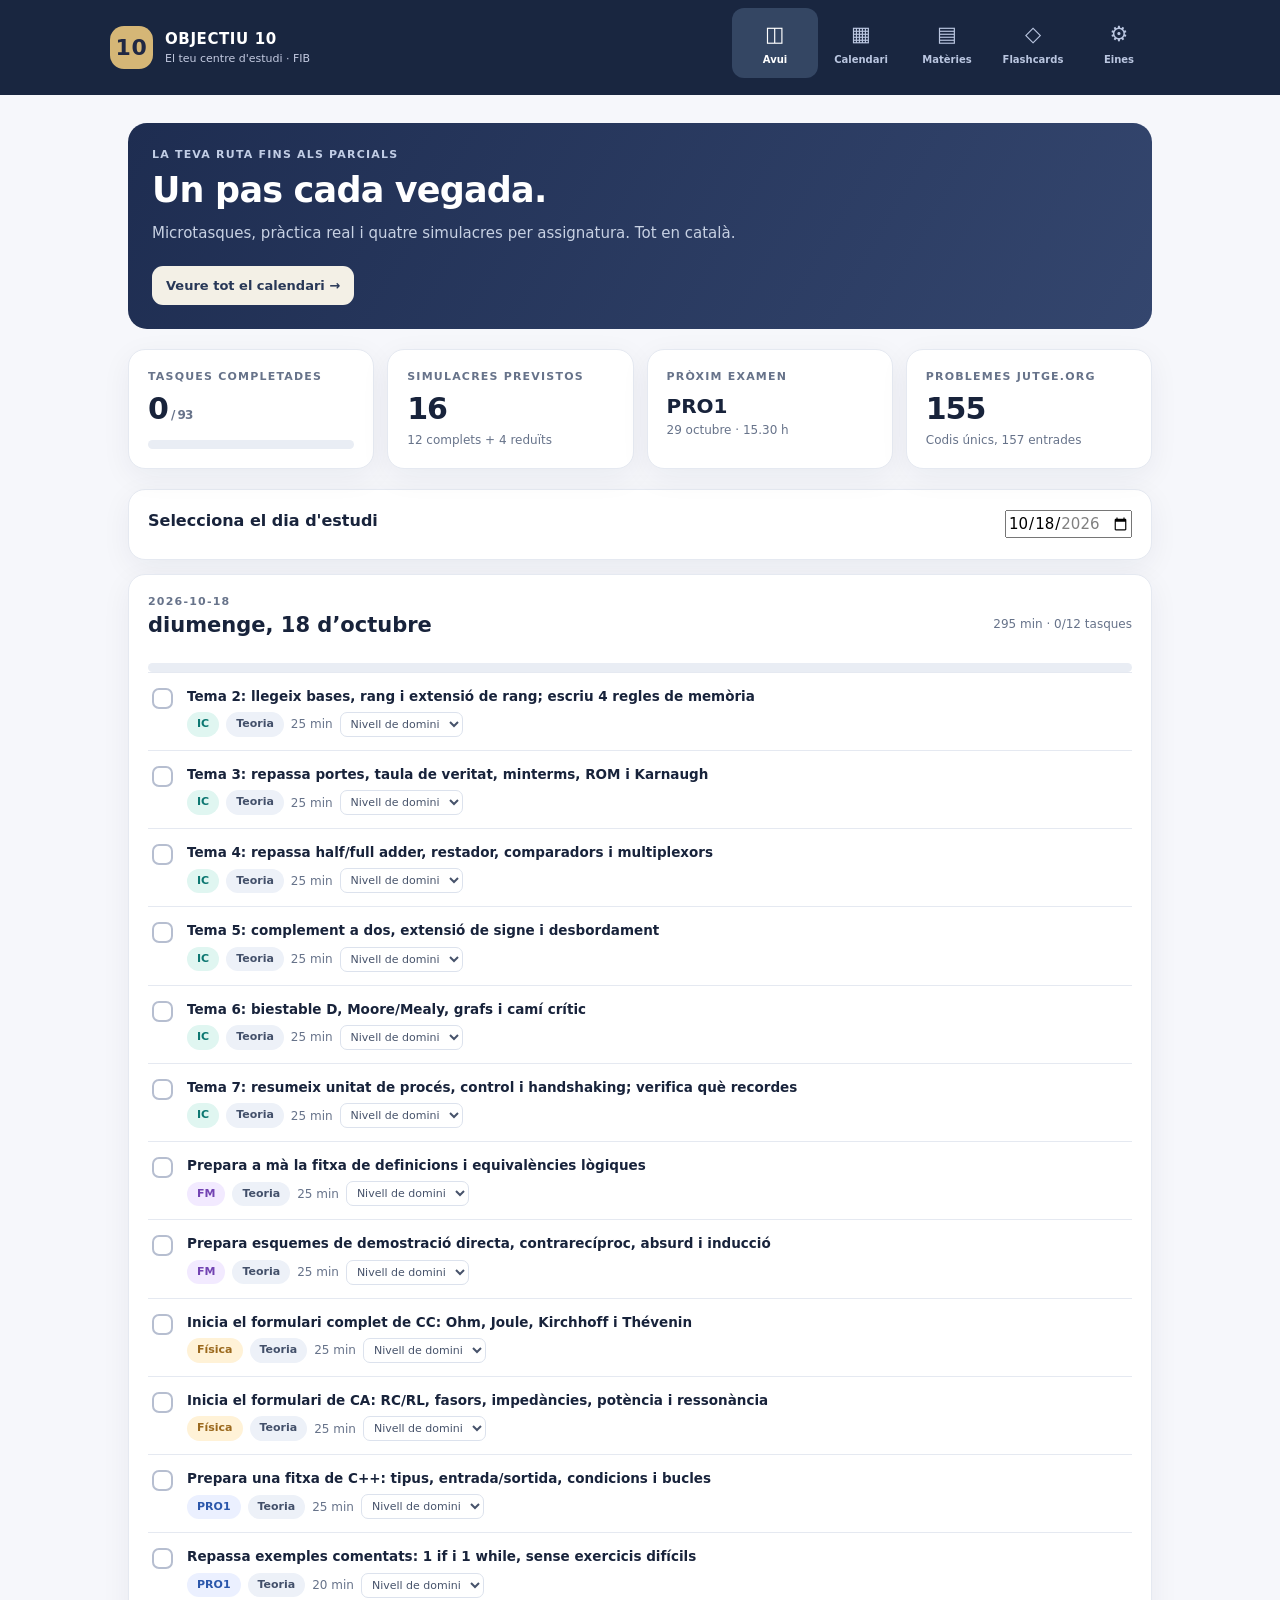
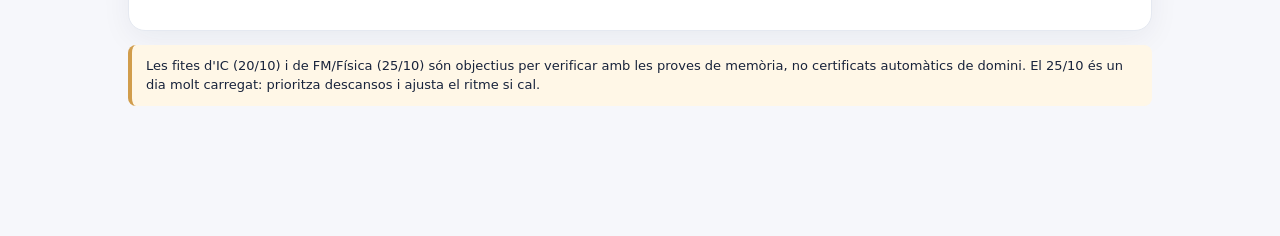
<file: index.html>
<!doctype html><html lang="ca"><head><meta charset="utf-8"><meta name="viewport" content="width=device-width,initial-scale=1,viewport-fit=cover"><meta name="theme-color" content="#121b32"><meta name="apple-mobile-web-app-capable" content="yes"><meta name="apple-mobile-web-app-title" content="Objectiu 10"><title>Objectiu 10 · FIB</title><link rel="manifest" href="manifest.webmanifest"><link rel="icon" href="icon.svg" type="image/svg+xml"><link rel="stylesheet" href="style.css?v=2"></head><body><div id="app"><header class="top"><div class="brand"><div class="logo">10</div><div><b>OBJECTIU 10</b><small>El teu centre d'estudi · FIB</small></div></div><span class="offline" id="offline">● Preparada per estudiar</span></header><main id="main"></main><nav id="nav" aria-label="Navegació"><button data-tab="avui" class="active">◫<span>Avui</span></button><button data-tab="calendari">▦<span>Calendari</span></button><button data-tab="assignatures">▤<span>Matèries</span></button><button data-tab="flashcards">◇<span>Flashcards</span></button><button data-tab="eines">⚙<span>Eines</span></button></nav></div><script src="data.js?v=2"></script><script src="app.js?v=2"></script></body></html>
</file>
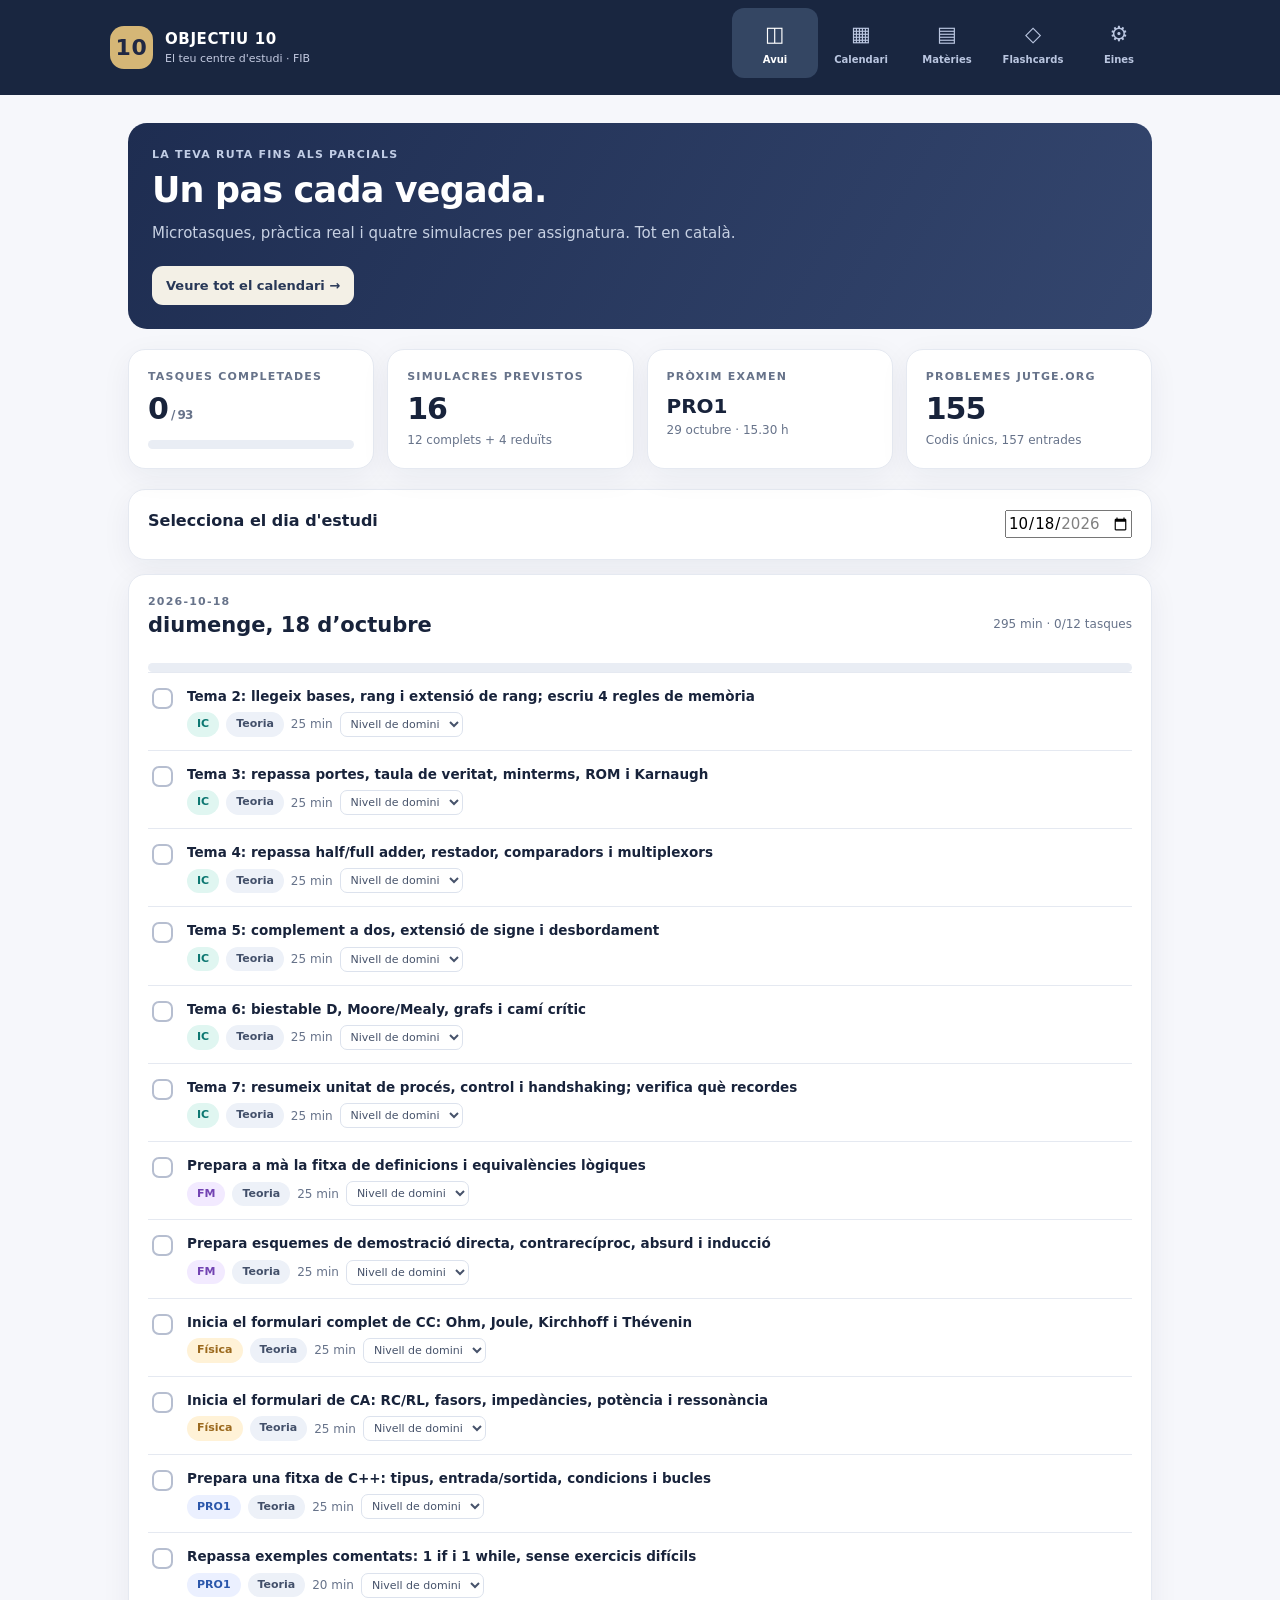
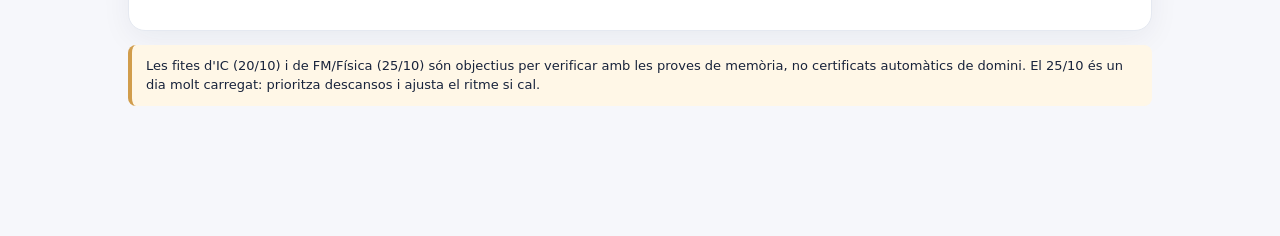
<file: objectiu10/index.html>
<!doctype html><html lang="ca"><head><meta charset="utf-8"><meta name="viewport" content="width=device-width,initial-scale=1,viewport-fit=cover"><meta name="theme-color" content="#121b32"><meta name="apple-mobile-web-app-capable" content="yes"><meta name="apple-mobile-web-app-title" content="Objectiu 10"><title>Objectiu 10 · FIB</title><link rel="manifest" href="manifest.webmanifest"><link rel="icon" href="icon.svg" type="image/svg+xml"><link rel="stylesheet" href="style.css"></head><body><div id="app"><header class="top"><div class="brand"><div class="logo">10</div><div><b>OBJECTIU 10</b><small>El teu centre d'estudi · FIB</small></div></div><span class="offline" id="offline">● Preparada per estudiar</span></header><main id="main"></main><nav id="nav" aria-label="Navegació"><button data-tab="avui" class="active">◫<span>Avui</span></button><button data-tab="calendari">▦<span>Calendari</span></button><button data-tab="assignatures">▤<span>Matèries</span></button><button data-tab="flashcards">◇<span>Flashcards</span></button><button data-tab="eines">⚙<span>Eines</span></button></nav></div><script src="data.js"></script><script src="app.js"></script></body></html>
</file>
<file: style.css>
:root{--bg:#f6f7fb;--ink:#18233b;--muted:#67738a;--card:#fff;--edge:#e5e9f1;--navy:#192640;--blue:#4c68d6;--violet:#875acc;--teal:#148b85;--amber:#be7d24;--shadow:0 8px 30px rgba(22,37,68,.06)}*{box-sizing:border-box}html{scroll-behavior:smooth}body{margin:0;background:var(--bg);color:var(--ink);font:15px/1.5 system-ui,-apple-system,'Segoe UI',sans-serif}button,input,select,textarea{font:inherit}button{cursor:pointer}a{color:#385bc1}a:hover{text-decoration:underline}.top{background:var(--navy);color:#fff;padding:22px max(18px,calc((100vw - 1060px)/2));display:flex;align-items:center;justify-content:space-between;gap:10px}.brand{display:flex;align-items:center;gap:12px;letter-spacing:.6px;font-size:15px}.brand small{display:block;color:#c4cbe1;letter-spacing:0;font-size:11px}.logo{width:43px;height:43px;border-radius:14px;background:#d5b676;color:#202844;display:grid;place-items:center;font-size:22px;font-weight:900}.offline{font-size:11px;color:#a8dfcb}main{max-width:1060px;margin:0 auto;padding:26px 18px 116px}h1{font-size:clamp(26px,4vw,35px);margin:0 0 6px;letter-spacing:-.8px}h2{font-size:21px;margin:0 0 12px}h3{font-size:16px;margin:0 0 7px}p{margin:0 0 12px}.muted,.hint{color:var(--muted)}.hint{font-size:12px}.eyebrow{font-size:11px;letter-spacing:1.2px;font-weight:750;color:var(--muted);text-transform:uppercase}.lead{color:var(--muted);margin-bottom:21px}.cards{display:grid;grid-template-columns:repeat(auto-fit,minmax(185px,1fr));gap:13px;margin:20px 0}.card,.panel{background:var(--card);border:1px solid var(--edge);border-radius:17px;padding:19px;box-shadow:var(--shadow)}.statnum{font-size:30px;font-weight:850;letter-spacing:-1px}.panel{margin:14px 0}.row{display:flex;gap:12px;align-items:center;justify-content:space-between}.wrap{flex-wrap:wrap}.pill{display:inline-block;border-radius:999px;padding:4px 10px;font-size:11px;font-weight:750;background:#edf1f8;color:#43506a}.pill.PRO1{color:#2b57ab;background:#ebf0ff}.pill.IC{color:#0c7771;background:#e0f6f1}.pill.FM{color:#7243b2;background:#f2eaff}.pill.Física{color:#9b691d;background:#fff2d7}.pill.Examen{background:#fceaea;color:#a32438}.pill.Simulacre{background:#e8eeff;color:#3151a7}.btn{border:0;border-radius:11px;background:var(--navy);color:#fff;padding:10px 14px;font-size:13px;font-weight:730;display:inline-flex;align-items:center;justify-content:center;gap:6px;text-decoration:none}.btn:hover{text-decoration:none;filter:brightness(1.06)}.btn.secondary{background:#eef1f8;color:#32425e}.btn.outline{background:white;color:#32425e;border:1px solid #dfe4ee}.btn.small{padding:7px 10px;font-size:12px}.btn:disabled{opacity:.45;cursor:not-allowed}.inputs{display:flex;gap:8px;flex-wrap:wrap;margin:12px 0}.inputs input,.inputs select,.inputs textarea{border:1px solid #d7deeb;padding:10px 11px;border-radius:10px;color:var(--ink);background:#fff;max-width:100%}.inputs input{flex:1;min-width:170px}.progress{height:9px;border-radius:9px;background:#e9edf4;overflow:hidden;margin-top:9px}.progress>i{height:100%;display:block;background:linear-gradient(90deg,#8b7bd9,#2c9e94);border-radius:9px}.task{border-top:1px solid var(--edge);padding:13px 0;display:flex;align-items:flex-start;gap:11px}.task:first-of-type{border:0}.tick{appearance:none;width:21px;height:21px;flex:0 0 21px;border:2px solid #b6bed0;border-radius:7px;cursor:pointer;margin-top:2px}.tick:checked{background:#209285;border-color:#209285}.tick:checked:before{content:'✓';color:#fff;display:block;text-align:center;font-weight:900;font-size:14px;line-height:17px}.task-content{flex:1;min-width:0}.task-title{font-weight:630;font-size:13.5px;line-height:1.5}.task[data-done="true"] .task-title{text-decoration:line-through;color:#85909e}.task-meta{display:flex;gap:7px;align-items:center;flex-wrap:wrap;margin-top:6px}.task-meta a{font-size:12px}.task select{max-width:130px;padding:4px 6px;font-size:11px;border-radius:7px;border:1px solid #dce2ed;color:#47536b;background:#fff}.dayline{display:flex;align-items:center;gap:9px;padding:12px 0;border-bottom:1px solid var(--edge)}.dayline:last-child{border:0}.datebox{min-width:47px;text-align:center;background:#edf1f7;border-radius:11px;padding:7px}.datebox b{font-size:18px;display:block;line-height:1}.datebox small{font-size:10px;color:var(--muted)}.daytitle{font-weight:730}.subtabs,.filters{display:flex;flex-wrap:wrap;gap:7px;margin:14px 0 20px}.subtabs button,.filters button{border-radius:100px;padding:8px 12px;border:1px solid #dfe4ed;background:#fff;color:#4e5870;font-size:12px;font-weight:700}.subtabs button.selected,.filters button.selected{background:var(--navy);border-color:var(--navy);color:#fff}.topic{padding:12px;border:1px solid var(--edge);border-radius:12px;margin:8px 0;background:#fff}.topic summary{font-weight:750;cursor:pointer}.topic p{font-size:13px;color:var(--muted);margin:8px 0}.flash{min-height:200px;display:flex;align-items:center;justify-content:center;text-align:center;border:2px solid #e2e5ee;border-radius:18px;background:linear-gradient(150deg,#fff,#f4f4fc);padding:25px;cursor:pointer}.flash .front{font-size:22px;font-weight:760}.flash .back{font-size:21px;font-weight:700;color:#1f7f77}.formula{padding:13px 0;border-bottom:1px solid var(--edge)}.formula code{display:block;font-size:14px;background:#f2f5f9;border-radius:8px;padding:9px;overflow:auto;white-space:pre-wrap;margin:7px 0}.formula h3{margin:0}.examdate{font-size:13px;font-weight:750}.notice{border-left:4px solid #d19d4c;background:#fff7e7;padding:11px 14px;border-radius:8px;font-size:13px;margin:14px 0}.meter{border-radius:999px;background:#f1f5fb;height:6px;flex:1;overflow:hidden}.meter i{display:block;height:100%;background:#7a83cb}.material{display:flex;gap:12px;justify-content:space-between;align-items:center;border-bottom:1px solid var(--edge);padding:11px 0}.material:last-child{border:0}.material a{font-size:13px;overflow-wrap:anywhere}.empty{text-align:center;color:var(--muted);padding:35px 10px}nav{position:fixed;bottom:0;left:0;right:0;background:#fff;border-top:1px solid #e4e9f1;display:flex;justify-content:center;z-index:10;padding-bottom:env(safe-area-inset-bottom)}nav button{width: min(19%,160px);border:0;background:transparent;color:#8993a7;display:flex;align-items:center;flex-direction:column;gap:1px;padding:11px 4px;font-size:21px;font-weight:600}nav button span{font-size:10px}nav button.active{color:#3b58b2}.hero{padding:24px;border-radius:19px;background:linear-gradient(120deg,#1e2d51,#34466e);color:white}.hero .lead{color:#c7d1e3}.hero .btn{background:#f3f0e6;color:#283857}@media(min-width:680px){nav{top:0;bottom:auto;left:auto;right:calc((100vw - 1060px)/2);padding:8px;background:transparent;border:0}nav button{width:86px;color:#bac6e0}nav button.active{color:#fff;background:#344663;border-radius:12px}.top{min-height:95px}.offline{display:none}main{padding-top:28px}.cols{display:grid;grid-template-columns:1fr 1fr;gap:14px}.cols>.panel{margin:0}}@media(max-width:520px){main{padding:18px 12px 110px}.top{padding:14px 15px}.top .offline{display:none}.card,.panel{padding:15px}.task select{max-width:118px}.hero{padding:19px}.cards{grid-template-columns:1fr 1fr}.cards .card{padding:13px}}

.lessonbody{padding:2px 12px 18px;max-width:900px;line-height:1.75}.lessonbody h3{margin:20px 0 6px;font-size:16px;color:#23395b}.lessonbody p{white-space:normal;margin:5px 0 14px;line-height:1.8}.lessonbody .worked{border-left:4px solid #c99d50;background:#fff8e9;padding:14px;border-radius:6px;white-space:pre-wrap}.lesson summary{font-weight:700}.lessonbody .hint{background:#edf4fa;padding:12px;border-radius:8px}
</file>
<file: objectiu10/style.css>
:root{--bg:#f6f7fb;--ink:#18233b;--muted:#67738a;--card:#fff;--edge:#e5e9f1;--navy:#192640;--blue:#4c68d6;--violet:#875acc;--teal:#148b85;--amber:#be7d24;--shadow:0 8px 30px rgba(22,37,68,.06)}*{box-sizing:border-box}html{scroll-behavior:smooth}body{margin:0;background:var(--bg);color:var(--ink);font:15px/1.5 system-ui,-apple-system,'Segoe UI',sans-serif}button,input,select,textarea{font:inherit}button{cursor:pointer}a{color:#385bc1}a:hover{text-decoration:underline}.top{background:var(--navy);color:#fff;padding:22px max(18px,calc((100vw - 1060px)/2));display:flex;align-items:center;justify-content:space-between;gap:10px}.brand{display:flex;align-items:center;gap:12px;letter-spacing:.6px;font-size:15px}.brand small{display:block;color:#c4cbe1;letter-spacing:0;font-size:11px}.logo{width:43px;height:43px;border-radius:14px;background:#d5b676;color:#202844;display:grid;place-items:center;font-size:22px;font-weight:900}.offline{font-size:11px;color:#a8dfcb}main{max-width:1060px;margin:0 auto;padding:26px 18px 116px}h1{font-size:clamp(26px,4vw,35px);margin:0 0 6px;letter-spacing:-.8px}h2{font-size:21px;margin:0 0 12px}h3{font-size:16px;margin:0 0 7px}p{margin:0 0 12px}.muted,.hint{color:var(--muted)}.hint{font-size:12px}.eyebrow{font-size:11px;letter-spacing:1.2px;font-weight:750;color:var(--muted);text-transform:uppercase}.lead{color:var(--muted);margin-bottom:21px}.cards{display:grid;grid-template-columns:repeat(auto-fit,minmax(185px,1fr));gap:13px;margin:20px 0}.card,.panel{background:var(--card);border:1px solid var(--edge);border-radius:17px;padding:19px;box-shadow:var(--shadow)}.statnum{font-size:30px;font-weight:850;letter-spacing:-1px}.panel{margin:14px 0}.row{display:flex;gap:12px;align-items:center;justify-content:space-between}.wrap{flex-wrap:wrap}.pill{display:inline-block;border-radius:999px;padding:4px 10px;font-size:11px;font-weight:750;background:#edf1f8;color:#43506a}.pill.PRO1{color:#2b57ab;background:#ebf0ff}.pill.IC{color:#0c7771;background:#e0f6f1}.pill.FM{color:#7243b2;background:#f2eaff}.pill.Física{color:#9b691d;background:#fff2d7}.pill.Examen{background:#fceaea;color:#a32438}.pill.Simulacre{background:#e8eeff;color:#3151a7}.btn{border:0;border-radius:11px;background:var(--navy);color:#fff;padding:10px 14px;font-size:13px;font-weight:730;display:inline-flex;align-items:center;justify-content:center;gap:6px;text-decoration:none}.btn:hover{text-decoration:none;filter:brightness(1.06)}.btn.secondary{background:#eef1f8;color:#32425e}.btn.outline{background:white;color:#32425e;border:1px solid #dfe4ee}.btn.small{padding:7px 10px;font-size:12px}.btn:disabled{opacity:.45;cursor:not-allowed}.inputs{display:flex;gap:8px;flex-wrap:wrap;margin:12px 0}.inputs input,.inputs select,.inputs textarea{border:1px solid #d7deeb;padding:10px 11px;border-radius:10px;color:var(--ink);background:#fff;max-width:100%}.inputs input{flex:1;min-width:170px}.progress{height:9px;border-radius:9px;background:#e9edf4;overflow:hidden;margin-top:9px}.progress>i{height:100%;display:block;background:linear-gradient(90deg,#8b7bd9,#2c9e94);border-radius:9px}.task{border-top:1px solid var(--edge);padding:13px 0;display:flex;align-items:flex-start;gap:11px}.task:first-of-type{border:0}.tick{appearance:none;width:21px;height:21px;flex:0 0 21px;border:2px solid #b6bed0;border-radius:7px;cursor:pointer;margin-top:2px}.tick:checked{background:#209285;border-color:#209285}.tick:checked:before{content:'✓';color:#fff;display:block;text-align:center;font-weight:900;font-size:14px;line-height:17px}.task-content{flex:1;min-width:0}.task-title{font-weight:630;font-size:13.5px;line-height:1.5}.task[data-done="true"] .task-title{text-decoration:line-through;color:#85909e}.task-meta{display:flex;gap:7px;align-items:center;flex-wrap:wrap;margin-top:6px}.task-meta a{font-size:12px}.task select{max-width:130px;padding:4px 6px;font-size:11px;border-radius:7px;border:1px solid #dce2ed;color:#47536b;background:#fff}.dayline{display:flex;align-items:center;gap:9px;padding:12px 0;border-bottom:1px solid var(--edge)}.dayline:last-child{border:0}.datebox{min-width:47px;text-align:center;background:#edf1f7;border-radius:11px;padding:7px}.datebox b{font-size:18px;display:block;line-height:1}.datebox small{font-size:10px;color:var(--muted)}.daytitle{font-weight:730}.subtabs,.filters{display:flex;flex-wrap:wrap;gap:7px;margin:14px 0 20px}.subtabs button,.filters button{border-radius:100px;padding:8px 12px;border:1px solid #dfe4ed;background:#fff;color:#4e5870;font-size:12px;font-weight:700}.subtabs button.selected,.filters button.selected{background:var(--navy);border-color:var(--navy);color:#fff}.topic{padding:12px;border:1px solid var(--edge);border-radius:12px;margin:8px 0;background:#fff}.topic summary{font-weight:750;cursor:pointer}.topic p{font-size:13px;color:var(--muted);margin:8px 0}.flash{min-height:200px;display:flex;align-items:center;justify-content:center;text-align:center;border:2px solid #e2e5ee;border-radius:18px;background:linear-gradient(150deg,#fff,#f4f4fc);padding:25px;cursor:pointer}.flash .front{font-size:22px;font-weight:760}.flash .back{font-size:21px;font-weight:700;color:#1f7f77}.formula{padding:13px 0;border-bottom:1px solid var(--edge)}.formula code{display:block;font-size:14px;background:#f2f5f9;border-radius:8px;padding:9px;overflow:auto;white-space:pre-wrap;margin:7px 0}.formula h3{margin:0}.examdate{font-size:13px;font-weight:750}.notice{border-left:4px solid #d19d4c;background:#fff7e7;padding:11px 14px;border-radius:8px;font-size:13px;margin:14px 0}.meter{border-radius:999px;background:#f1f5fb;height:6px;flex:1;overflow:hidden}.meter i{display:block;height:100%;background:#7a83cb}.material{display:flex;gap:12px;justify-content:space-between;align-items:center;border-bottom:1px solid var(--edge);padding:11px 0}.material:last-child{border:0}.material a{font-size:13px;overflow-wrap:anywhere}.empty{text-align:center;color:var(--muted);padding:35px 10px}nav{position:fixed;bottom:0;left:0;right:0;background:#fff;border-top:1px solid #e4e9f1;display:flex;justify-content:center;z-index:10;padding-bottom:env(safe-area-inset-bottom)}nav button{width: min(19%,160px);border:0;background:transparent;color:#8993a7;display:flex;align-items:center;flex-direction:column;gap:1px;padding:11px 4px;font-size:21px;font-weight:600}nav button span{font-size:10px}nav button.active{color:#3b58b2}.hero{padding:24px;border-radius:19px;background:linear-gradient(120deg,#1e2d51,#34466e);color:white}.hero .lead{color:#c7d1e3}.hero .btn{background:#f3f0e6;color:#283857}@media(min-width:680px){nav{top:0;bottom:auto;left:auto;right:calc((100vw - 1060px)/2);padding:8px;background:transparent;border:0}nav button{width:86px;color:#bac6e0}nav button.active{color:#fff;background:#344663;border-radius:12px}.top{min-height:95px}.offline{display:none}main{padding-top:28px}.cols{display:grid;grid-template-columns:1fr 1fr;gap:14px}.cols>.panel{margin:0}}@media(max-width:520px){main{padding:18px 12px 110px}.top{padding:14px 15px}.top .offline{display:none}.card,.panel{padding:15px}.task select{max-width:118px}.hero{padding:19px}.cards{grid-template-columns:1fr 1fr}.cards .card{padding:13px}}
</file>
